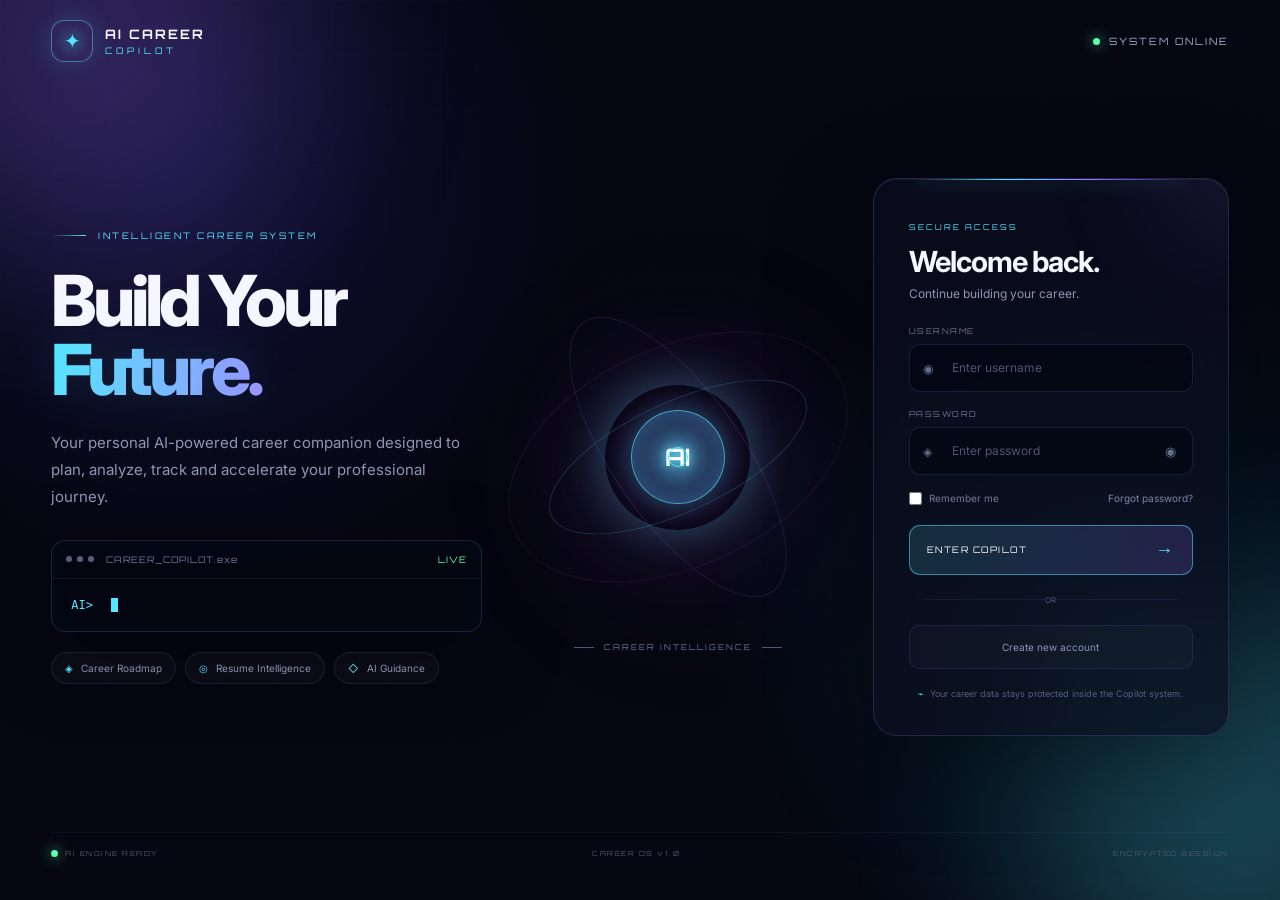
<file: frontend/index.html>
<!DOCTYPE html>
<html lang="en">

<head>

    <meta charset="UTF-8">

    <meta
        name="viewport"
        content="width=device-width, initial-scale=1.0"
    >

    <meta
        name="description"
        content="AI Career Copilot - Your intelligent career companion"
    >

    <meta
        name="theme-color"
        content="#050611"
    >

    <title>AI Career Copilot</title>

    <link
        rel="stylesheet"
        href="style.css"
    >

</head>


<body>


    <!-- =====================================================
         BACKGROUND
    ====================================================== -->

    <div class="background-grid"></div>

    <div class="ambient ambient-one"></div>

    <div class="ambient ambient-two"></div>

    <div class="ambient ambient-three"></div>

    <div id="particles"></div>



    <!-- =====================================================
         TOP NAVIGATION
    ====================================================== -->

    <header class="navbar">

        <div class="brand">

            <div class="brand-orb">

                <span>✦</span>

            </div>


            <div class="brand-text">

                <span class="brand-name">
                    AI CAREER
                </span>

                <span class="brand-subtitle">
                    COPILOT
                </span>

            </div>

        </div>


        <div class="system-status">

            <span class="status-dot"></span>

            <span>
                SYSTEM ONLINE
            </span>

        </div>

    </header>



    <!-- =====================================================
         MAIN APPLICATION
    ====================================================== -->

    <main class="hero">


        <!-- =================================================
             LEFT SIDE - HERO
        ================================================== -->

        <section class="hero-content">


            <div class="eyebrow">

                <span class="eyebrow-line"></span>

                INTELLIGENT CAREER SYSTEM

            </div>


            <h1>

                Build Your

                <span>
                    Future.
                </span>

            </h1>


            <p class="hero-description">

                Your personal AI-powered career companion
                designed to plan, analyze, track and
                accelerate your professional journey.

            </p>



            <!-- =================================================
                 AI TERMINAL
            ================================================== -->

            <div class="ai-terminal">


                <div class="terminal-header">


                    <div class="terminal-dots">

                        <span></span>

                        <span></span>

                        <span></span>

                    </div>


                    <span>
                        CAREER_COPILOT.exe
                    </span>


                    <span class="terminal-live">
                        LIVE
                    </span>

                </div>


                <div class="terminal-body">

                    <div>

                        <span class="terminal-prefix">
                            AI&gt;
                        </span>

                        <span id="typingText"></span>

                        <span class="cursor"></span>

                    </div>

                </div>

            </div>



            <!-- =================================================
                 FEATURE PILLS
            ================================================== -->

            <div class="feature-pills">


                <div class="feature-pill">

                    <span>◈</span>

                    Career Roadmap

                </div>


                <div class="feature-pill">

                    <span>◎</span>

                    Resume Intelligence

                </div>


                <div class="feature-pill">

                    <span>◇</span>

                    AI Guidance

                </div>

            </div>

        </section>



        <!-- =================================================
             AI CORE
        ================================================== -->

        <section class="ai-core-section">


            <div
                class="core-orbit orbit-one"
            ></div>


            <div
                class="core-orbit orbit-two"
            ></div>


            <div
                class="core-orbit orbit-three"
            ></div>



            <div class="ai-core">


                <div class="core-inner">


                    <div class="core-symbol">
                        AI
                    </div>


                    <div class="core-pulse"></div>

                </div>

            </div>


            <div class="core-label">

                <span class="label-line"></span>

                CAREER INTELLIGENCE

                <span class="label-line"></span>

            </div>

        </section>



        <!-- =================================================
             AUTH PANEL
        ================================================== -->

        <section class="auth-panel">


            <div class="auth-glow"></div>



            <!-- =================================================
                 AUTH HEADER
            ================================================== -->

            <div class="auth-header">


                <span class="auth-badge">
                    SECURE ACCESS
                </span>


                <h2 id="authTitle">
                    Welcome back.
                </h2>


                <p id="authSubtitle">
                    Continue building your career.
                </p>

            </div>



            <!-- =================================================
                 LOGIN FORM
            ================================================== -->

            <form
                id="loginForm"
                autocomplete="on"
            >


                <div class="input-group">


                    <label for="username">
                        USERNAME
                    </label>


                    <div class="input-wrapper">


                        <span class="input-icon">
                            ◉
                        </span>


                        <input
                            type="text"
                            id="username"
                            name="username"
                            placeholder="Enter username"
                            autocomplete="username"
                            required
                        >

                    </div>

                </div>



                <div class="input-group">


                    <label for="password">
                        PASSWORD
                    </label>


                    <div class="input-wrapper">


                        <span class="input-icon">
                            ◈
                        </span>


                        <input
                            type="password"
                            id="password"
                            name="password"
                            placeholder="Enter password"
                            autocomplete="current-password"
                            required
                        >


                        <button
                            type="button"
                            class="password-toggle"
                            id="passwordToggle"
                            aria-label="Show or hide password"
                        >
                            ◉
                        </button>

                    </div>

                </div>



                <!-- =================================================
                     AUTH OPTIONS
                ================================================== -->

                <div class="auth-options">


                    <label class="remember">

                        <input
                            type="checkbox"
                            id="rememberMe"
                        >

                        <span>
                            Remember me
                        </span>

                    </label>


                    <a
                        href="#"
                        id="forgotPassword"
                    >
                        Forgot password?
                    </a>

                </div>



                <!-- =================================================
                     LOGIN BUTTON
                ================================================== -->

                <button
                    type="submit"
                    class="primary-button"
                    id="loginButton"
                >

                    <span>
                        ENTER COPILOT
                    </span>


                    <span class="button-arrow">
                        →
                    </span>

                </button>

            </form>



            <!-- =================================================
                 REGISTER FORM
            ================================================== -->

            <form
                id="registerForm"
                class="hidden"
                autocomplete="on"
            >


                <div class="input-group">


                    <label for="registerUsername">
                        USERNAME
                    </label>


                    <div class="input-wrapper">


                        <span class="input-icon">
                            ◉
                        </span>


                        <input
                            type="text"
                            id="registerUsername"
                            name="registerUsername"
                            placeholder="Create username"
                            autocomplete="username"
                            minlength="3"
                            required
                        >

                    </div>

                </div>



                <div class="input-group">


                    <label for="registerEmail">
                        EMAIL
                    </label>


                    <div class="input-wrapper">


                        <span class="input-icon">
                            @
                        </span>


                        <input
                            type="email"
                            id="registerEmail"
                            name="registerEmail"
                            placeholder="Enter email"
                            autocomplete="email"
                            required
                        >

                    </div>

                </div>



                <div class="input-group">


                    <label for="registerPassword">
                        PASSWORD
                    </label>


                    <div class="input-wrapper">


                        <span class="input-icon">
                            ◈
                        </span>


                        <input
                            type="password"
                            id="registerPassword"
                            name="registerPassword"
                            placeholder="Create password"
                            autocomplete="new-password"
                            minlength="6"
                            required
                        >

                    </div>

                </div>



                <button
                    type="submit"
                    class="primary-button"
                    id="registerSubmitButton"
                >

                    <span>
                        CREATE ACCOUNT
                    </span>


                    <span class="button-arrow">
                        →
                    </span>

                </button>

            </form>



            <!-- =================================================
                 DIVIDER
            ================================================== -->

            <div class="auth-divider">

                <span>
                    OR
                </span>

            </div>



            <!-- =================================================
                 SWITCH LOGIN / REGISTER
            ================================================== -->

            <button
                type="button"
                class="secondary-button"
                id="switchAuth"
            >
                Create new account
            </button>



            <!-- =================================================
                 SECURITY NOTE
            ================================================== -->

            <div class="security-note">

                <span>
                    ⌁
                </span>

                <span>
                    Your career data stays protected
                    inside the Copilot system.
                </span>

            </div>

        </section>

    </main>



    <!-- =====================================================
         SYSTEM BAR
    ====================================================== -->

    <footer class="system-bar">


        <div>

            <span class="bar-dot"></span>

            AI ENGINE READY

        </div>


        <div>

            CAREER OS v1.0

        </div>


        <div>

            ENCRYPTED SESSION

        </div>

    </footer>



    <!-- =====================================================
         SYSTEM MESSAGE
    ====================================================== -->

    <div
        id="systemMessage"
        class="system-message"
        role="status"
        aria-live="polite"
    ></div>



    <!-- =====================================================
         JAVASCRIPT
    ====================================================== -->

    <script src="script.js"></script>

</body>

</html>
</file>
<file: frontend/style.css>
@import url("https://fonts.googleapis.com/css2?family=Inter:wght@400;500;600;700;800&family=Orbitron:wght@500;600;700&display=swap");


/* ============================================================
   GLOBAL
============================================================ */

:root {

    --bg: #050611;

    --panel: rgba(12, 15, 31, 0.72);

    --text: #f4f7ff;

    --muted: #8f96b3;

    --cyan: #55e7ff;

    --purple: #9b6cff;

    --pink: #ff5edb;

    --green: #5dffae;

    --danger: #ff6b9d;

    --border: rgba(120, 140, 255, 0.20);

}


* {

    margin: 0;

    padding: 0;

    box-sizing: border-box;

}


html {

    scroll-behavior: smooth;

}


body {

    min-height: 100vh;

    overflow-x: hidden;

    color: var(--text);

    font-family: "Inter", sans-serif;

    background:

        radial-gradient(
            circle at 15% 20%,
            rgba(86, 76, 255, 0.15),
            transparent 30%
        ),

        radial-gradient(
            circle at 85% 70%,
            rgba(0, 225, 255, 0.10),
            transparent 30%
        ),

        var(--bg);

}


button,
input {

    font-family: inherit;

}


button {

    user-select: none;

}


.hidden {

    display: none !important;

}


/* ============================================================
   BACKGROUND GRID
============================================================ */

.background-grid {

    position: fixed;

    inset: 0;

    z-index: -5;

    opacity: 0.24;

    background-image:

        linear-gradient(
            rgba(110, 125, 255, 0.08) 1px,
            transparent 1px
        ),

        linear-gradient(
            90deg,
            rgba(110, 125, 255, 0.08) 1px,
            transparent 1px
        );

    background-size: 55px 55px;

    mask-image:
        linear-gradient(
            to bottom,
            black,
            transparent
        );

}


/* ============================================================
   AMBIENT LIGHTS
============================================================ */

.ambient {

    position: fixed;

    width: 420px;

    height: 420px;

    border-radius: 50%;

    filter: blur(100px);

    pointer-events: none;

    z-index: -4;

    opacity: 0.25;

}


.ambient-one {

    top: -180px;

    left: -130px;

    background: var(--purple);

}


.ambient-two {

    right: -180px;

    bottom: -130px;

    background: var(--cyan);

}


.ambient-three {

    left: 45%;

    top: 40%;

    width: 220px;

    height: 220px;

    background: var(--pink);

    opacity: 0.08;

}


/* ============================================================
   PARTICLES
============================================================ */

#particles {

    position: fixed;

    inset: 0;

    z-index: -2;

    pointer-events: none;

}


.particle {

    position: absolute;

    width: 2px;

    height: 2px;

    border-radius: 50%;

    background: var(--cyan);

    box-shadow:
        0 0 12px var(--cyan);

    animation:
        floatParticle linear infinite;

}


@keyframes floatParticle {

    from {

        transform: translateY(105vh);

        opacity: 0;

    }

    10% {

        opacity: 0.8;

    }

    90% {

        opacity: 0.5;

    }

    to {

        transform: translateY(-10vh);

        opacity: 0;

    }

}


/* ============================================================
   NAVBAR
============================================================ */

.navbar {

    height: 82px;

    width: min(1440px, 92%);

    margin: auto;

    display: flex;

    align-items: center;

    justify-content: space-between;

}


.brand {

    display: flex;

    align-items: center;

    gap: 12px;

}


.brand-orb {

    width: 42px;

    height: 42px;

    display: grid;

    place-items: center;

    border: 1px solid
        rgba(85, 231, 255, 0.45);

    border-radius: 13px;

    background:
        radial-gradient(
            circle,
            rgba(85, 231, 255, 0.22),
            transparent 65%
        );

    box-shadow:

        0 0 25px
        rgba(85, 231, 255, 0.16),

        inset 0 0 18px
        rgba(155, 108, 255, 0.12);

}


.brand-orb span {

    color: var(--cyan);

    font-size: 20px;

    animation:
        orbSpin 5s linear infinite;

}


@keyframes orbSpin {

    to {

        transform: rotate(360deg);

    }

}


.brand-text {

    display: flex;

    flex-direction: column;

    line-height: 1;

}


.brand-name {

    font-family: "Orbitron", sans-serif;

    font-size: 13px;

    letter-spacing: 2px;

    font-weight: 700;

}


.brand-subtitle {

    margin-top: 5px;

    color: var(--cyan);

    font-family: "Orbitron", sans-serif;

    font-size: 9px;

    letter-spacing: 4px;

}


.system-status {

    display: flex;

    align-items: center;

    gap: 9px;

    color: #a7aec9;

    font-size: 10px;

    letter-spacing: 2px;

    font-family: "Orbitron", sans-serif;

}


.status-dot,
.bar-dot {

    width: 7px;

    height: 7px;

    border-radius: 50%;

    background: var(--green);

    box-shadow:
        0 0 14px var(--green);

    animation:
        statusPulse 1.8s ease-in-out infinite;

}


@keyframes statusPulse {

    50% {

        opacity: 0.35;

        transform: scale(0.7);

    }

}


/* ============================================================
   HERO
============================================================ */

.hero {

    width: min(1440px, 92%);

    min-height:
        calc(100vh - 150px);

    margin: auto;

    display: grid;

    grid-template-columns:
        1.15fr 0.8fr 0.95fr;

    align-items: center;

    gap: 45px;

}


/* ============================================================
   HERO CONTENT
============================================================ */

.hero-content {

    position: relative;

    z-index: 2;

}


.eyebrow {

    display: flex;

    align-items: center;

    gap: 12px;

    color: var(--cyan);

    font-family: "Orbitron", sans-serif;

    font-size: 9px;

    letter-spacing: 2.5px;

    margin-bottom: 25px;

}


.eyebrow-line {

    width: 35px;

    height: 1px;

    background:
        linear-gradient(
            90deg,
            transparent,
            var(--cyan)
        );

}


.hero h1 {

    max-width: 600px;

    font-size:
        clamp(48px, 5.5vw, 82px);

    line-height: 0.98;

    letter-spacing: -4px;

    font-weight: 800;

}


.hero h1 span {

    display: block;

    background:
        linear-gradient(
            100deg,
            var(--cyan),
            #8e9dff 45%,
            var(--pink)
        );

    -webkit-background-clip: text;

    background-clip: text;

    color: transparent;

    filter:
        drop-shadow(
            0 0 25px
            rgba(85, 231, 255, 0.14)
        );

}


.hero-description {

    max-width: 560px;

    margin-top: 25px;

    color: var(--muted);

    font-size: 15px;

    line-height: 1.8;

}


/* ============================================================
   AI TERMINAL
============================================================ */

.ai-terminal {

    width: min(560px, 100%);

    margin-top: 30px;

    border: 1px solid var(--border);

    border-radius: 14px;

    overflow: hidden;

    background:
        rgba(4, 7, 18, 0.72);

    box-shadow:

        0 25px 80px
        rgba(0, 0, 0, 0.35),

        inset 0 0 30px
        rgba(85, 231, 255, 0.025);

}


.terminal-header {

    height: 38px;

    display: flex;

    align-items: center;

    gap: 12px;

    padding: 0 14px;

    border-bottom:
        1px solid
        rgba(255, 255, 255, 0.06);

    color: #6f7795;

    font-size: 9px;

    font-family: "Orbitron", sans-serif;

    letter-spacing: 1px;

}


.terminal-dots {

    display: flex;

    gap: 5px;

}


.terminal-dots span {

    width: 6px;

    height: 6px;

    border-radius: 50%;

    background: #56607d;

}


.terminal-live {

    margin-left: auto;

    color: var(--green);

}


.terminal-body {

    padding: 19px;

    color: #b9c2e3;

    font-family: monospace;

    font-size: 12px;

}


.terminal-prefix {

    color: var(--cyan);

    margin-right: 8px;

}


.cursor {

    display: inline-block;

    width: 7px;

    height: 14px;

    margin-left: 3px;

    vertical-align: middle;

    background: var(--cyan);

    animation:
        cursorBlink 0.8s infinite;

}


@keyframes cursorBlink {

    50% {

        opacity: 0;

    }

}


/* ============================================================
   FEATURE PILLS
============================================================ */

.feature-pills {

    display: flex;

    flex-wrap: wrap;

    gap: 9px;

    margin-top: 20px;

}


.feature-pill {

    padding: 9px 13px;

    border:
        1px solid
        rgba(125, 140, 255, 0.15);

    border-radius: 50px;

    background:
        rgba(255, 255, 255, 0.025);

    color: #8992b1;

    font-size: 10px;

    transition: 0.3s ease;

}


.feature-pill span {

    color: var(--cyan);

    margin-right: 5px;

}


.feature-pill:hover {

    color: white;

    border-color:
        rgba(85, 231, 255, 0.4);

    transform:
        translateY(-2px);

}


/* ============================================================
   AI CORE
============================================================ */

.ai-core-section {

    position: relative;

    height: 460px;

    display: grid;

    place-items: center;

}


.ai-core {

    position: relative;

    width: 145px;

    height: 145px;

    border-radius: 50%;

    display: grid;

    place-items: center;

    background:

        radial-gradient(
            circle,
            rgba(85, 231, 255, 0.55) 0%,
            rgba(85, 231, 255, 0.12) 30%,
            rgba(120, 85, 255, 0.08) 55%,
            transparent 72%
        );

    box-shadow:

        0 0 45px
        rgba(85, 231, 255, 0.3),

        0 0 110px
        rgba(155, 108, 255, 0.22);

    animation:
        coreFloat 4s ease-in-out infinite;

}


@keyframes coreFloat {

    50% {

        transform:
            translateY(-12px);

    }

}


.core-inner {

    width: 94px;

    height: 94px;

    display: grid;

    place-items: center;

    border-radius: 50%;

    border:
        1px solid
        rgba(85, 231, 255, 0.65);

    background:

        radial-gradient(
            circle,
            rgba(85, 231, 255, 0.25),
            rgba(35, 28, 80, 0.9)
        );

    box-shadow:

        inset 0 0 25px
        rgba(85, 231, 255, 0.3),

        0 0 25px
        rgba(85, 231, 255, 0.25);

}


.core-symbol {

    font-family:
        "Orbitron",
        sans-serif;

    font-size: 24px;

    font-weight: 700;

    color: white;

    text-shadow:

        0 0 10px
        var(--cyan),

        0 0 30px
        var(--purple);

}


.core-pulse {

    position: absolute;

    width: 20px;

    height: 20px;

    border-radius: 50%;

    border:
        1px solid
        var(--cyan);

    animation:
        corePulse 2s infinite;

}


@keyframes corePulse {

    0% {

        width: 30px;

        height: 30px;

        opacity: 0.8;

    }

    100% {

        width: 180px;

        height: 180px;

        opacity: 0;

    }

}


.core-orbit {

    position: absolute;

    width: 280px;

    height: 110px;

    border:
        1px solid
        rgba(85, 231, 255, 0.18);

    border-radius: 50%;

    transform: rotate(-25deg);

}


.orbit-one {

    animation:
        orbitOne 8s linear infinite;

}


.orbit-two {

    width: 330px;

    height: 130px;

    transform: rotate(55deg);

    border-color:
        rgba(155, 108, 255, 0.17);

    animation:
        orbitTwo 11s linear infinite reverse;

}


.orbit-three {

    width: 220px;

    height: 360px;

    transform: rotate(65deg);

    border-color:
        rgba(255, 94, 219, 0.10);

    animation:
        orbitThree 14s linear infinite;

}


@keyframes orbitOne {

    to {

        transform:
            rotate(335deg);

    }

}


@keyframes orbitTwo {

    to {

        transform:
            rotate(-305deg);

    }

}


@keyframes orbitThree {

    to {

        transform:
            rotate(425deg);

    }

}


.core-label {

    position: absolute;

    bottom: 35px;

    display: flex;

    align-items: center;

    gap: 10px;

    color: #707894;

    font-family:
        "Orbitron",
        sans-serif;

    font-size: 8px;

    letter-spacing: 2px;

}


.label-line {

    width: 20px;

    height: 1px;

    background: #505875;

}


/* ============================================================
   AUTH PANEL
============================================================ */

.auth-panel {

    position: relative;

    padding: 35px;

    border:
        1px solid
        rgba(125, 140, 255, 0.20);

    border-radius: 24px;

    background: var(--panel);

    backdrop-filter: blur(24px);

    -webkit-backdrop-filter:
        blur(24px);

    box-shadow:

        0 30px 100px
        rgba(0, 0, 0, 0.4),

        inset 0 1px 0
        rgba(255, 255, 255, 0.05);

    overflow: hidden;

}


.auth-panel::before {

    content: "";

    position: absolute;

    top: 0;

    left: 12%;

    right: 12%;

    height: 1px;

    background:
        linear-gradient(
            90deg,
            transparent,
            var(--cyan),
            var(--purple),
            transparent
        );

    box-shadow:
        0 0 20px var(--cyan);

}


.auth-glow {

    position: absolute;

    width: 160px;

    height: 160px;

    right: -100px;

    top: -100px;

    border-radius: 50%;

    background: var(--purple);

    filter: blur(70px);

    opacity: 0.16;

    pointer-events: none;

}


.auth-header {

    position: relative;

    z-index: 1;

    margin-bottom: 25px;

}


.auth-badge {

    color: var(--cyan);

    font-family:
        "Orbitron",
        sans-serif;

    font-size: 8px;

    letter-spacing: 2px;

}


.auth-header h2 {

    margin-top: 10px;

    font-size: 29px;

    letter-spacing: -1px;

}


.auth-header p {

    margin-top: 7px;

    color: var(--muted);

    font-size: 12px;

}


/* ============================================================
   INPUTS
============================================================ */

.input-group {

    margin-bottom: 17px;

}


.input-group label {

    display: block;

    margin-bottom: 8px;

    color: #707894;

    font-family:
        "Orbitron",
        sans-serif;

    font-size: 8px;

    letter-spacing: 1.5px;

}


.input-wrapper {

    position: relative;

}


.input-icon {

    position: absolute;

    left: 14px;

    top: 50%;

    transform:
        translateY(-50%);

    color: #65708f;

    font-size: 12px;

    pointer-events: none;

}


.input-wrapper input {

    width: 100%;

    height: 48px;

    padding:
        0 42px;

    outline: none;

    border:
        1px solid
        rgba(130, 145, 255, 0.15);

    border-radius: 11px;

    background:
        rgba(3, 5, 15, 0.55);

    color: white;

    font-family:
        "Inter",
        sans-serif;

    font-size: 12px;

    transition:
        0.25s ease;

}


.input-wrapper input::placeholder {

    color: #4e5671;

}


.input-wrapper input:focus {

    border-color:
        rgba(85, 231, 255, 0.55);

    box-shadow:

        0 0 0 3px
        rgba(85, 231, 255, 0.05),

        0 0 25px
        rgba(85, 231, 255, 0.08);

}


.password-toggle {

    position: absolute;

    right: 12px;

    top: 50%;

    transform:
        translateY(-50%);

    border: none;

    background: transparent;

    color: #65708f;

    cursor: pointer;

    padding: 5px;

}


.password-toggle:hover {

    color: var(--cyan);

}


/* ============================================================
   AUTH OPTIONS
============================================================ */

.auth-options {

    display: flex;

    align-items: center;

    justify-content: space-between;

    margin:
        3px 0 20px;

    font-size: 10px;

}


.remember {

    display: flex;

    align-items: center;

    gap: 7px;

    color: #747c99;

}


.remember input {

    accent-color:
        var(--cyan);

}


.auth-options a {

    color: #7e88a8;

    text-decoration: none;

}


.auth-options a:hover {

    color: var(--cyan);

}


/* ============================================================
   PRIMARY BUTTON
============================================================ */

.primary-button {

    position: relative;

    width: 100%;

    height: 50px;

    display: flex;

    align-items: center;

    justify-content: space-between;

    padding: 0 17px;

    border:
        1px solid
        rgba(85, 231, 255, 0.5);

    border-radius: 11px;

    background:

        linear-gradient(
            100deg,
            rgba(85, 231, 255, 0.15),
            rgba(155, 108, 255, 0.18)
        );

    color: white;

    font-family:
        "Orbitron",
        sans-serif;

    font-size: 9px;

    letter-spacing: 1.5px;

    cursor: pointer;

    overflow: hidden;

    transition:
        0.3s ease;

}


.primary-button::before {

    content: "";

    position: absolute;

    top: 0;

    left: -100%;

    width: 70%;

    height: 100%;

    background:

        linear-gradient(
            90deg,
            transparent,
            rgba(255,255,255,0.13),
            transparent
        );

    transform:
        skewX(-20deg);

    transition:
        0.5s ease;

}


.primary-button:hover::before {

    left: 140%;

}


.primary-button:hover {

    transform:
        translateY(-2px);

    border-color:
        var(--cyan);

    box-shadow:

        0 10px 35px
        rgba(85, 231, 255, 0.12),

        inset 0 0 20px
        rgba(85, 231, 255, 0.06);

}


.primary-button:disabled {

    opacity: 0.6;

    cursor: wait;

    transform: none;

}


.button-arrow {

    font-size: 18px;

    color: var(--cyan);

}


/* ============================================================
   SECONDARY BUTTON
============================================================ */

.secondary-button {

    width: 100%;

    height: 44px;

    border:
        1px solid
        rgba(125, 140, 255, 0.13);

    border-radius: 10px;

    background:
        rgba(255, 255, 255, 0.025);

    color: #8f96b3;

    font-size: 10px;

    cursor: pointer;

    transition:
        0.3s ease;

}


.secondary-button:hover {

    color: white;

    border-color:
        rgba(85, 231, 255, 0.35);

    box-shadow:
        0 0 20px
        rgba(85, 231, 255, 0.06);

}


/* ============================================================
   DIVIDER
============================================================ */

.auth-divider {

    position: relative;

    display: flex;

    align-items: center;

    justify-content: center;

    margin: 20px 0;

    color: #4e5671;

    font-size: 8px;

}


.auth-divider::before,
.auth-divider::after {

    content: "";

    height: 1px;

    width: 43%;

    background:
        rgba(125, 140, 255, 0.10);

}


/* ============================================================
   SECURITY NOTE
============================================================ */

.security-note {

    display: flex;

    justify-content: center;

    gap: 7px;

    margin-top: 18px;

    color: #555e7c;

    font-size: 9px;

    line-height: 1.5;

    text-align: center;

}


.security-note span:first-child {

    color: var(--cyan);

}


/* ============================================================
   SYSTEM BAR
============================================================ */

.system-bar {

    width: min(1440px, 92%);

    min-height: 42px;

    margin: auto;

    display: flex;

    justify-content: space-between;

    align-items: center;

    border-top:
        1px solid
        rgba(125, 140, 255, 0.08);

    color: #505873;

    font-family:
        "Orbitron",
        sans-serif;

    font-size: 7px;

    letter-spacing: 1.5px;

}


.system-bar > div {

    display: flex;

    align-items: center;

    gap: 7px;

}


/* ============================================================
   SYSTEM NOTIFICATION
============================================================ */

.system-message {

    position: fixed;

    right: 28px;

    bottom: 28px;

    max-width: 340px;

    padding: 14px 18px;

    border:
        1px solid
        rgba(85, 231, 255, 0.35);

    border-radius: 12px;

    background:

        linear-gradient(
            135deg,
            rgba(10, 18, 38, 0.94),
            rgba(24, 16, 50, 0.94)
        );

    backdrop-filter:
        blur(18px);

    -webkit-backdrop-filter:
        blur(18px);

    color: #dce8ff;

    font-family:
        "Orbitron",
        sans-serif;

    font-size: 9px;

    letter-spacing: 0.7px;

    line-height: 1.6;

    box-shadow:

        0 15px 50px
        rgba(0, 0, 0, 0.45),

        0 0 30px
        rgba(85, 231, 255, 0.08),

        inset 0 0 20px
        rgba(85, 231, 255, 0.025);

    opacity: 0;

    transform:
        translateY(20px)
        translateX(20px);

    pointer-events: none;

    transition:

        opacity 0.3s ease,

        transform 0.3s ease;

    z-index: 9999;

}


.system-message.show {

    opacity: 1;

    transform:
        translateY(0)
        translateX(0);

}


/* ============================================================
   DASHBOARD
============================================================ */

.dashboard {

    position: relative;

    z-index: 5;

    width: min(1200px, 92%);

    margin: 0 auto;

    padding:
        32px 0 24px;

}


.dashboard-header {

    display: flex;

    align-items: center;

    justify-content: space-between;

    padding-bottom: 28px;

    border-bottom:
        1px solid
        rgba(255,255,255,0.08);

}


.dashboard-header .brand {

    gap: 14px;

}


.brand-icon {

    width: 48px;

    height: 48px;

    display: flex;

    align-items: center;

    justify-content: center;

    border:
        1px solid
        var(--cyan);

    border-radius: 14px;

    color: var(--cyan);

    font-size: 24px;

    box-shadow:
        0 0 25px
        rgba(50,217,255,0.25);

}


.brand-title {

    font-size: 18px;

    font-weight: 800;

    letter-spacing: 3px;

}


.dashboard .brand-subtitle {

    color: #42d9ff;

    font-size: 11px;

    letter-spacing: 4px;

    margin-top: 3px;

}


/* ============================================================
   DASHBOARD WELCOME
============================================================ */

.welcome-section {

    padding:
        70px 0 45px;

}


.welcome-section .eyebrow {

    color: #43dfff;

    font-size: 12px;

    font-weight: 700;

    letter-spacing: 4px;

    margin-bottom: 18px;

}


.welcome-section h1 {

    margin: 0;

    font-size:
        clamp(42px, 6vw, 76px);

    line-height: 1;

    font-weight: 800;

    background:

        linear-gradient(
            90deg,
            #ffffff,
            #55dcff,
            #a98cff
        );

    -webkit-background-clip: text;

    background-clip: text;

    color: transparent;

}


.welcome-text {

    max-width: 700px;

    margin-top: 22px;

    color: #9ca4c8;

    font-size: 17px;

    line-height: 1.7;

}


/* ============================================================
   FEATURE GRID
============================================================ */

.feature-grid {

    display: grid;

    grid-template-columns:
        repeat(2, 1fr);

    gap: 22px;

}


.career-card {

    padding: 30px;

    min-height: 220px;

    border:
        1px solid
        rgba(92,180,255,0.18);

    border-radius: 20px;

    background:

        linear-gradient(
            145deg,
            rgba(35,20,75,0.82),
            rgba(8,10,30,0.92)
        );

    box-shadow:

        0 20px 60px
        rgba(0,0,0,0.25),

        inset 0 1px 0
        rgba(255,255,255,0.04);

    transition:
        0.25s ease;

}


.career-card:hover {

    transform:
        translateY(-5px);

    border-color:
        rgba(66,220,255,0.5);

    box-shadow:

        0 20px 70px
        rgba(40,170,255,0.12),

        inset 0 1px 0
        rgba(255,255,255,0.06);

}


.card-icon {

    font-size: 28px;

    margin-bottom: 18px;

}


.career-card h2 {

    margin:
        0 0 10px;

    color: #ffffff;

    font-size: 22px;

}


.career-card p {

    margin:
        0 0 24px;

    color: #9ca4c8;

    line-height: 1.6;

}


.career-card button {

    padding:
        12px 18px;

    border:
        1px solid
        rgba(70,215,255,0.5);

    border-radius: 10px;

    background:
        rgba(40,80,140,0.15);

    color: #55dcff;

    font-weight: 700;

    letter-spacing: 1px;

    cursor: pointer;

    transition:
        0.2s ease;

}


.career-card button:hover {

    background:
        rgba(55,210,255,0.12);

    box-shadow:
        0 0 20px
        rgba(55,210,255,0.15);

}


.career-card button:disabled {

    opacity: 0.65;

    cursor: not-allowed;

}


/* ============================================================
   ROADMAP FORM
============================================================ */

.roadmap-form {

    margin-bottom: 22px;

}


.roadmap-form input {

    width: 100%;

    height: 52px;

    margin:
        10px 0 15px;

    padding:
        0 16px;

    border:
        1px solid
        rgba(120,150,255,0.18);

    border-radius: 11px;

    outline: none;

    background:
        rgba(2,5,18,0.60);

    color: white;

    transition:
        0.25s ease;

}


.roadmap-form input::placeholder {

    color: #5f6785;

}


.roadmap-form input:focus {

    border-color:
        rgba(85,231,255,0.55);

    box-shadow:
        0 0 0 3px
        rgba(85,231,255,0.05);

}


.roadmap-form > button {

    min-width: 210px;

}


/* ============================================================
   ROADMAP PROGRESS
============================================================ */

.progress-section {

    margin-top: 30px;

}


.progress-info {

    display: flex;

    justify-content: space-between;

    align-items: center;

    margin-top: 18px;

    margin-bottom: 10px;

}


.progress-text {

    font-size: 15px;

    color: #aaa6c9;

}


.progress-percentage {

    font-size: 18px;

    font-weight: 700;

    color: #55dcff;

}


.progress-bar {

    width: 100%;

    height: 12px;

    background:
        rgba(255,255,255,0.07);

    border:
        1px solid
        rgba(90,210,255,0.25);

    border-radius: 20px;

    overflow: hidden;

}


.progress-fill {

    width: 0%;

    height: 100%;

    background:

        linear-gradient(
            90deg,
            #35d9ff,
            #8c6cff
        );

    border-radius: 20px;

    transition:
        width 0.5s ease;

}


/* ============================================================
   COMPLETED ROADMAP CARD
============================================================ */

.career-card.completed-card {

    border-color:
        rgba(0,255,180,0.55);

    box-shadow:

        0 0 25px
        rgba(0,255,180,0.10);

}


.career-card.completed-card .card-icon {

    color: var(--green);

}


.career-card.completed-card button {

    opacity: 0.7;

    cursor: default;

}


/* ============================================================
   ROADMAP STATES
============================================================ */

.roadmap-loading {

    display: none;

    text-align: center;

    padding: 35px;

    color: #aaa6c9;

    font-size: 16px;

}


.roadmap-empty {

    display: none;

    text-align: center;

    padding: 35px;

    color: #aaa6c9;

}


.goal-display {

    display: none;

    margin-top: 15px;

    color: #55dcff;

    font-size: 14px;

    letter-spacing: 1px;

}


/* ============================================================
   QUICK SECTION
============================================================ */

.quick-section {

    margin-top: 42px;

    padding: 28px;

    border:
        1px solid
        rgba(255,255,255,0.08);

    border-radius: 18px;

    background:
        rgba(8,8,28,0.55);

}


.section-title {

    color: #43dfff;

    font-size: 11px;

    letter-spacing: 3px;

    margin-bottom: 20px;

}


.quick-grid {

    display: grid;

    grid-template-columns:
        repeat(4,1fr);

    gap: 12px;

}


.quick-item {

    padding: 16px;

    border-radius: 10px;

    background:
        rgba(255,255,255,0.03);

    color: #c6cbe0;

    font-size: 13px;

}


.quick-item span {

    color: #42dfff;

    margin-right: 8px;

    font-weight: 700;

}


/* ============================================================
   LOGOUT
============================================================ */

.logout-area {

    text-align: right;

    margin-top: 28px;

}


.logout-button {

    padding:
        11px 22px;

    border:
        1px solid
        rgba(255,80,140,0.4);

    border-radius: 10px;

    background: transparent;

    color: #ff7cae;

    cursor: pointer;

    letter-spacing: 2px;

    transition:
        0.25s ease;

}


.logout-button:hover {

    background:
        rgba(255,80,140,0.08);

    transform:
        translateY(-2px);

}


/* ============================================================
   DASHBOARD FOOTER
============================================================ */

.dashboard-footer {

    display: flex;

    justify-content: space-between;

    margin-top: 50px;

    padding-top: 20px;

    border-top:
        1px solid
        rgba(255,255,255,0.07);

    color: #646b8e;

    font-size: 10px;

    letter-spacing: 2px;

}


/* ============================================================
   DISABLED
============================================================ */

button:disabled {

    cursor: not-allowed;

}


/* ============================================================
   RESPONSIVE - 1150
============================================================ */

@media (max-width: 1150px) {

    .hero {

        grid-template-columns:
            1fr 1fr;

        padding:
            50px 0;

    }


    .ai-core-section {

        display: none;

    }


    .hero-content {

        grid-column: 1;

    }


    .auth-panel {

        grid-column: 2;

    }

}


/* ============================================================
   RESPONSIVE - 780
============================================================ */

@media (max-width: 780px) {

    .navbar {

        height: 70px;

    }


    .system-status {

        display: none;

    }


    .hero {

        display: block;

        padding:
            45px 0;

    }


    .hero-content {

        margin-bottom: 45px;

    }


    .hero h1 {

        font-size: 52px;

    }


    .auth-panel {

        padding: 27px;

    }


    .system-bar {

        padding:
            15px 0;

        gap: 10px;

        flex-wrap: wrap;

    }


    .dashboard {

        width: 90%;

    }


    .dashboard-header {

        align-items:
            flex-start;

    }


    .dashboard-header .system-status {

        display: block;

        font-size: 9px;

    }


    .welcome-section {

        padding:
            50px 0 35px;

    }


    .feature-grid {

        grid-template-columns: 1fr;

    }


    .quick-grid {

        grid-template-columns:
            1fr 1fr;

    }


    .dashboard-footer {

        flex-direction: column;

        gap: 10px;

    }

}


/* ============================================================
   RESPONSIVE - 480
============================================================ */

@media (max-width: 480px) {

    .hero h1 {

        font-size: 43px;

        letter-spacing: -2px;

    }


    .hero-description {

        font-size: 13px;

    }


    .feature-pills {

        flex-direction: column;

        align-items: flex-start;

    }


    .auth-panel {

        padding: 22px;

        border-radius: 19px;

    }


    .system-bar > div:nth-child(2) {

        display: none;

    }


    .system-message {

        right: 15px;

        bottom: 15px;

        left: 15px;

        max-width: none;

    }


    .quick-grid {

        grid-template-columns: 1fr;

    }


    .dashboard-header .system-status {

        display: none;

    }


    .dashboard-footer {

        font-size: 8px;

    }

}


/* ============================================================
   REDUCED MOTION
============================================================ */

@media (prefers-reduced-motion: reduce) {

    *,
    *::before,
    *::after {

        animation-duration: 0.01ms !important;

        animation-iteration-count: 1 !important;

        scroll-behavior: auto !important;

        transition-duration: 0.01ms !important;

    }

}
</file>
